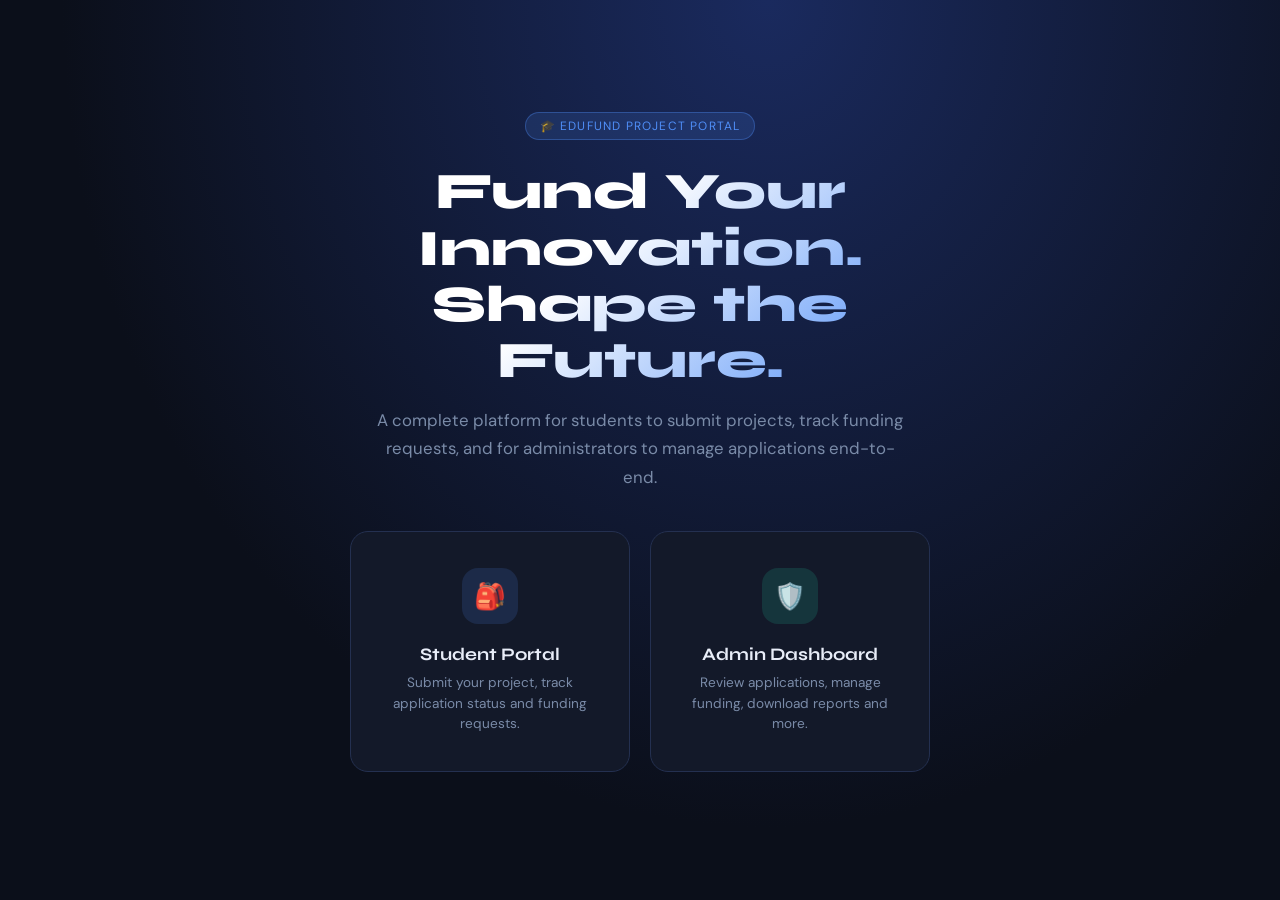
<file: edufund/index.html>
<!DOCTYPE html>
<html lang="en">
<head>
  <meta charset="UTF-8">
  <meta name="viewport" content="width=device-width, initial-scale=1.0">
  <title>EduFund – Student Project Portal</title>
  <link href="https://fonts.googleapis.com/css2?family=Syne:wght@400;600;700;800&family=DM+Sans:ital,wght@0,300;0,400;0,500;1,300&display=swap" rel="stylesheet">
  <link rel="stylesheet" href="css/style.css">
</head>
<body>

  <!-- ============ SCREEN: LANDING ============ -->
  <div id="screen-landing" class="screen active">
    <div class="landing-hero">
      <div class="landing-badge">🎓 EduFund Project Portal</div>
      <h1>Fund Your Innovation.<br>Shape the Future.</h1>
      <p>A complete platform for students to submit projects, track funding requests, and for administrators to manage applications end-to-end.</p>
    </div>
    <div class="auth-cards">
      <div class="auth-card" onclick="showAuth('student')">
        <div class="icon" style="background:rgba(79,142,247,.15)">🎒</div>
        <h3>Student Portal</h3>
        <p>Submit your project, track application status and funding requests.</p>
      </div>
      <div class="auth-card" onclick="showAuth('admin')">
        <div class="icon" style="background:rgba(34,211,165,.15)">🛡️</div>
        <h3>Admin Dashboard</h3>
        <p>Review applications, manage funding, download reports and more.</p>
      </div>
    </div>
  </div>

  <!-- ============ SCREEN: AUTH ============ -->
  <div id="screen-auth" class="screen">
    <div class="auth-box">
      <span class="back-link" onclick="showScreen('screen-landing')">← Back</span>
      <h2 id="auth-title">Student Login</h2>
      <p class="sub" id="auth-sub">Access your project portal</p>
      <div class="form-group">
        <label>Email Address</label>
        <input type="email" id="auth-email" placeholder="you@university.edu" value="student@edufund.com">
      </div>
      <div class="form-group">
        <label>Password</label>
        <input type="password" id="auth-password" placeholder="••••••••" value="password">
      </div>
      <button class="btn btn-primary btn-full" onclick="doLogin()">Sign In →</button>
      <p style="text-align:center;margin-top:16px;font-size:.82rem;color:var(--muted)">
        New student? <span style="color:var(--accent);cursor:pointer" onclick="showRegister()">Create account</span>
      </p>
    </div>
  </div>

  <!-- ============ SCREEN: REGISTER ============ -->
  <div id="screen-register" class="screen">
    <div style="display:flex;justify-content:center;align-items:center;min-height:100vh;padding:24px;">
      <div class="auth-box" style="width:500px">
        <span class="back-link" onclick="showScreen('screen-auth')">← Back to Login</span>
        <h2>Create Student Account</h2>
        <p class="sub">Join EduFund and submit your project</p>
        <div class="step-indicator" id="reg-steps">
          <div class="step active" id="rs1"></div>
          <div class="step" id="rs2"></div>
          <div class="step" id="rs3"></div>
        </div>
        <div id="reg-step1">
          <div class="form-group"><label>Full Name</label><input id="r-name" placeholder="Jane Doe"></div>
          <div class="form-group"><label>University / Institution</label><input id="r-uni" placeholder="University of Technology"></div>
          <div class="form-group"><label>Student ID</label><input id="r-sid" placeholder="STU-2024-001"></div>
          <button class="btn btn-primary btn-full" onclick="regNext(2)">Continue →</button>
        </div>
        <div id="reg-step2" style="display:none">
          <div class="form-group"><label>Email</label><input id="r-email" placeholder="you@university.edu"></div>
          <div class="form-group"><label>Department / Faculty</label>
            <select id="r-dept">
              <option>Select department</option>
              <option>Engineering</option><option>Science</option>
              <option>Business</option><option>Arts & Humanities</option>
              <option>Medicine</option><option>Law</option>
            </select>
          </div>
          <div class="form-group"><label>Academic Year</label>
            <select id="r-year">
              <option>Select year</option>
              <option>Year 1</option><option>Year 2</option><option>Year 3</option>
              <option>Year 4</option><option>Postgraduate</option>
            </select>
          </div>
          <button class="btn btn-primary btn-full" onclick="regNext(3)">Continue →</button>
        </div>
        <div id="reg-step3" style="display:none">
          <div class="form-group"><label>Password</label><input type="password" id="r-pass" placeholder="••••••••"></div>
          <div class="form-group"><label>Confirm Password</label><input type="password" id="r-pass2" placeholder="••••••••"></div>
          <button class="btn btn-success btn-full" onclick="doRegister()">🎉 Create Account</button>
        </div>
      </div>
    </div>
  </div>

  <!-- ============ SCREEN: STUDENT APP ============ -->
  <div id="screen-student" class="screen">
    <div class="app-layout">
      <div class="sidebar">
        <div class="sidebar-logo">
          <span>EduFund</span>
          <small>Student Portal</small>
        </div>
        <nav class="sidebar-nav">
          <div class="nav-item active" onclick="studentTab('dashboard',this)"><span class="ni">📊</span><span>Dashboard</span></div>
          <div class="nav-item" onclick="studentTab('apply',this)"><span class="ni">✏️</span><span>New Application</span></div>
          <div class="nav-item" onclick="studentTab('myapps',this)"><span class="ni">📁</span><span>My Applications</span></div>
          <div class="nav-item" onclick="studentTab('funding',this)"><span class="ni">💰</span><span>Funding</span></div>
          <div class="nav-item" onclick="studentTab('chat',this)"><span class="ni">💬</span><span>AI Assistant</span></div>
        </nav>
        <div class="sidebar-user">
          <div class="user-avatar" id="s-avatar">JS</div>
          <div class="user-info">
            <strong id="s-uname">Jane Student</strong>
            <small>Student</small>
          </div>
          <span class="logout-btn" onclick="doLogout()" title="Logout">⏏</span>
        </div>
      </div>

      <div class="main-content">
        <!-- STUDENT DASHBOARD -->
        <div class="tab-page active" id="s-tab-dashboard">
          <div class="page-header">
            <div><h2>My Dashboard</h2><p>Overview of your project applications and funding status.</p></div>
          </div>
          <div class="content-body">
            <div class="stats-grid">
              <div class="stat-card"><div class="label">Applications</div><div class="value" id="s-stat-total">0</div><div class="change">↑ 1 this month</div></div>
              <div class="stat-card"><div class="label">Approved</div><div class="value" style="color:var(--accent2)" id="s-stat-approved">0</div><div class="change">Latest: TechSeed AI</div></div>
              <div class="stat-card"><div class="label">Pending Review</div><div class="value" style="color:var(--warn)" id="s-stat-pending">0</div><div class="change">Awaiting admin review</div></div>
              <div class="stat-card"><div class="label">Total Requested</div><div class="value" style="color:var(--accent)" id="s-stat-amount">$0</div><div class="change">Across all projects</div></div>
            </div>
            <h3 style="margin-bottom:16px;font-size:1rem;color:var(--muted);text-transform:uppercase;letter-spacing:.06em">Recent Applications</h3>
            <div class="table-wrap">
              <table>
                <thead><tr><th>Project</th><th>Category</th><th>Amount</th><th>Status</th><th>Date</th></tr></thead>
                <tbody id="s-recent-apps"></tbody>
              </table>
            </div>
          </div>
        </div>

        <!-- NEW APPLICATION -->
        <div class="tab-page" id="s-tab-apply">
          <div class="page-header"><div><h2>Submit New Application</h2><p>Fill in the details of your project to apply for funding.</p></div></div>
          <div class="content-body">
            <div class="auth-box" style="width:100%;max-width:640px;margin:0">
              <div class="form-group"><label>Project Title</label><input id="app-title" placeholder="e.g., Solar-Powered Water Purifier"></div>
              <div style="display:grid;grid-template-columns:1fr 1fr;gap:16px">
                <div class="form-group"><label>Category</label>
                  <select id="app-cat">
                    <option>Technology</option><option>Environment</option>
                    <option>Health</option><option>Education</option>
                    <option>Social Impact</option><option>Arts</option>
                  </select>
                </div>
                <div class="form-group"><label>Funding Requested ($)</label><input id="app-amount" type="number" placeholder="5000" min="100"></div>
              </div>
              <div class="form-group"><label>Project Description</label><textarea id="app-desc" placeholder="Describe your project, its goals and expected impact..."></textarea></div>
              <div class="form-group"><label>Timeline</label>
                <select id="app-timeline">
                  <option>3 months</option><option>6 months</option><option>12 months</option>
                  <option>18 months</option><option>24 months</option>
                </select>
              </div>
              <div class="form-group"><label>Team Members (comma separated)</label><input id="app-team" placeholder="Jane Doe, John Smith"></div>
              <div class="form-group"><label>Expected Outcomes</label><textarea id="app-outcomes" placeholder="What will you deliver at the end of this project?"></textarea></div>
              <button class="btn btn-primary" onclick="submitApplication()">Submit Application →</button>
            </div>
          </div>
        </div>

        <!-- MY APPLICATIONS -->
        <div class="tab-page" id="s-tab-myapps">
          <div class="page-header"><div><h2>My Applications</h2><p>Track the status of all your submitted projects.</p></div></div>
          <div class="content-body">
            <div class="table-wrap">
              <div class="table-toolbar">
                <input class="search-input" placeholder="🔍 Search applications..." oninput="filterStudentApps(this.value)">
              </div>
              <table>
                <thead><tr><th>Project</th><th>Category</th><th>Amount</th><th>Status</th><th>Submitted</th><th>Actions</th></tr></thead>
                <tbody id="s-apps-table"></tbody>
              </table>
            </div>
          </div>
        </div>

        <!-- FUNDING -->
        <div class="tab-page" id="s-tab-funding">
          <div class="page-header"><div><h2>Funding Overview</h2><p>Track your requested and approved funding amounts.</p></div></div>
          <div class="content-body">
            <div class="stats-grid" style="grid-template-columns:repeat(3,1fr)">
              <div class="stat-card"><div class="label">Total Requested</div><div class="value" id="sf-req">$0</div></div>
              <div class="stat-card"><div class="label">Total Approved</div><div class="value" style="color:var(--accent2)" id="sf-app">$0</div></div>
              <div class="stat-card"><div class="label">Pending Decision</div><div class="value" style="color:var(--warn)" id="sf-pend">$0</div></div>
            </div>
            <div class="table-wrap" style="margin-top:0">
              <table>
                <thead><tr><th>Project</th><th>Requested</th><th>Status</th><th>Notes</th></tr></thead>
                <tbody id="sf-table"></tbody>
              </table>
            </div>
          </div>
        </div>

        <!-- STUDENT CHATBOT -->
        <div class="tab-page" id="s-tab-chat">
          <div class="page-header"><div><h2>AI Assistant</h2><p>Get help with your application, funding questions, or project advice.</p></div></div>
          <div class="content-body">
            <div class="chat-container">
              <div class="chat-header">
                <div class="bot-avatar">🤖</div>
                <div class="chat-header-info">
                  <strong>EduFund Assistant</strong>
                  <div><span class="online-dot"></span><small>Online & ready to help</small></div>
                </div>
              </div>
              <div class="chat-messages" id="chat-messages">
                <div class="msg bot">
                  <div class="msg-bubble">👋 Hi there! I'm EduFund's AI assistant. I can help you with:<br><br>• How to submit an application<br>• Understanding funding categories<br>• Checking application status<br>• Project advice & tips<br><br>What would you like to know?</div>
                  <div class="msg-time">Just now</div>
                </div>
              </div>
              <div class="pill-row" style="padding:0 20px 12px">
                <div class="pill" onclick="quickChat('How do I apply for funding?')">How to apply?</div>
                <div class="pill" onclick="quickChat('What is the maximum funding amount?')">Max funding?</div>
                <div class="pill" onclick="quickChat('How long does review take?')">Review time?</div>
              </div>
              <div class="chat-input-row">
                <input class="chat-input" id="chat-input" placeholder="Ask anything about EduFund..." onkeydown="if(event.key==='Enter')sendChat()">
                <button class="chat-send" onclick="sendChat()">➤</button>
              </div>
            </div>
          </div>
        </div>
      </div>
    </div>
  </div>

  <!-- ============ SCREEN: ADMIN ============ -->
  <div id="screen-admin" class="screen">
    <div class="app-layout">
      <div class="sidebar">
        <div class="sidebar-logo">
          <span>EduFund</span>
          <small>Admin Console</small>
        </div>
        <nav class="sidebar-nav">
          <div class="nav-item active" onclick="adminTab('dashboard',this)"><span class="ni">📊</span><span>Dashboard</span></div>
          <div class="nav-item" onclick="adminTab('applications',this)"><span class="ni">📋</span><span>Applications</span></div>
          <div class="nav-item" onclick="adminTab('amounts',this)"><span class="ni">💰</span><span>Amounts</span></div>
          <div class="nav-item" onclick="adminTab('exports',this)"><span class="ni">📥</span><span>Export CSV</span></div>
          <div class="nav-item" onclick="adminTab('chat',this)"><span class="ni">💬</span><span>AI Assistant</span></div>
        </nav>
        <div class="sidebar-user">
          <div class="user-avatar" style="background:linear-gradient(135deg,#22d3a5,#4f8ef7)">AD</div>
          <div class="user-info"><strong>Admin User</strong><small>Administrator</small></div>
          <span class="logout-btn" onclick="doLogout()" title="Logout">⏏</span>
        </div>
      </div>

      <div class="main-content">
        <!-- ADMIN DASHBOARD -->
        <div class="tab-page active" id="a-tab-dashboard">
          <div class="page-header"><div><h2>Admin Dashboard</h2><p>Real-time overview of all student applications and funding.</p></div></div>
          <div class="content-body">
            <div class="stats-grid">
              <div class="stat-card"><div class="label">Total Applications</div><div class="value" id="a-stat-total">0</div></div>
              <div class="stat-card"><div class="label">Pending Review</div><div class="value" style="color:var(--warn)" id="a-stat-pending">0</div></div>
              <div class="stat-card"><div class="label">Approved</div><div class="value" style="color:var(--accent2)" id="a-stat-approved">0</div></div>
              <div class="stat-card"><div class="label">Total Requested</div><div class="value" style="color:var(--accent)" id="a-stat-amount">$0</div></div>
              <div class="stat-card"><div class="label">Approved Funding</div><div class="value" style="color:var(--accent2)" id="a-stat-approved-amt">$0</div></div>
              <div class="stat-card"><div class="label">Total Students</div><div class="value" id="a-stat-students">0</div></div>
            </div>
            <h3 style="margin:0 0 16px;font-size:1rem;color:var(--muted);text-transform:uppercase;letter-spacing:.06em">Latest Applications</h3>
            <div class="table-wrap">
              <table>
                <thead><tr><th>Student</th><th>Project</th><th>Amount</th><th>Status</th><th>Date</th><th>Actions</th></tr></thead>
                <tbody id="a-recent-apps"></tbody>
              </table>
            </div>
          </div>
        </div>

        <!-- ALL APPLICATIONS -->
        <div class="tab-page" id="a-tab-applications">
          <div class="page-header">
            <div><h2>All Applications</h2><p>Review and manage every submitted project application.</p></div>
            <div style="display:flex;gap:10px;flex-wrap:wrap;align-items:center">
              <select id="a-filter-status" class="search-input" style="width:150px" onchange="renderAdminTable()">
                <option value="">All Statuses</option>
                <option value="pending">Pending</option>
                <option value="review">In Review</option>
                <option value="approved">Approved</option>
                <option value="rejected">Rejected</option>
              </select>
            </div>
          </div>
          <div class="content-body">
            <div class="table-wrap">
              <div class="table-toolbar">
                <input class="search-input" id="a-search" placeholder="🔍 Search by student or project..." oninput="renderAdminTable()">
              </div>
              <table>
                <thead><tr><th>Student</th><th>Project</th><th>Category</th><th>Amount</th><th>Status</th><th>Date</th><th>Actions</th></tr></thead>
                <tbody id="a-apps-table"></tbody>
              </table>
            </div>
          </div>
        </div>

        <!-- AMOUNTS MANAGEMENT -->
        <div class="tab-page" id="a-tab-amounts">
          <div class="page-header"><div><h2>Amount Management</h2><p>Review and adjust funding amounts for each application.</p></div></div>
          <div class="content-body">
            <div class="amount-grid">
              <div class="amount-card">
                <h4>Funding Summary</h4>
                <div class="stats-grid" style="grid-template-columns:1fr 1fr">
                  <div class="stat-card"><div class="label">Requested</div><div class="value" id="am-req" style="font-size:1.4rem">$0</div></div>
                  <div class="stat-card"><div class="label">Approved</div><div class="value" style="color:var(--accent2);font-size:1.4rem" id="am-app">$0</div></div>
                </div>
                <div class="stat-card" style="margin-top:16px"><div class="label">Avg. Requested per Application</div><div class="value" style="font-size:1.3rem" id="am-avg">$0</div></div>
              </div>
              <div class="amount-card">
                <h4>Adjust Approved Amount</h4>
                <div class="form-group"><label>Select Application</label>
                  <select id="am-select" onchange="loadAmountApp()"><option value="">-- Select --</option></select>
                </div>
                <div class="form-group"><label>Requested Amount</label><input id="am-req-disp" disabled style="opacity:.6"></div>
                <div class="form-group"><label>Approved Amount ($)</label><input id="am-approve-input" type="number" placeholder="Enter approved amount"></div>
                <div class="form-group"><label>Note for Student</label><input id="am-note" placeholder="Optional note..."></div>
                <button class="btn btn-success" onclick="saveAmount()">💾 Save Amount</button>
              </div>
            </div>
            <div class="table-wrap" style="margin-top:20px">
              <table>
                <thead><tr><th>Student</th><th>Project</th><th>Requested</th><th>Approved</th><th>Status</th><th>Note</th></tr></thead>
                <tbody id="am-table"></tbody>
              </table>
            </div>
          </div>
        </div>

        <!-- EXPORT CSV -->
        <div class="tab-page" id="a-tab-exports">
          <div class="page-header"><div><h2>Export Data</h2><p>Download applicant data as CSV for reporting and analysis.</p></div></div>
          <div class="content-body">
            <div class="amount-grid">
              <div class="amount-card">
                <h4>Export Options</h4>
                <div class="form-group" style="margin-bottom:16px"><label>Filter by Status</label>
                  <select id="exp-status">
                    <option value="all">All Applications</option>
                    <option value="pending">Pending</option>
                    <option value="approved">Approved</option>
                    <option value="rejected">Rejected</option>
                  </select>
                </div>
                <div class="form-group"><label>Date Range</label>
                  <select id="exp-range">
                    <option value="all">All Time</option>
                    <option value="30">Last 30 days</option>
                    <option value="90">Last 90 days</option>
                  </select>
                </div>
                <button class="btn btn-success" style="margin-top:8px" onclick="exportCSV()">⬇ Download CSV</button>
              </div>
              <div class="amount-card">
                <h4>Export Preview</h4>
                <p style="color:var(--muted);font-size:.85rem;margin-bottom:16px">The CSV will include the following columns:</p>
                <div style="display:flex;flex-direction:column;gap:6px;font-size:.83rem;color:var(--muted)">
                  <span>✓ Student Name &nbsp;&nbsp; ✓ Student ID</span>
                  <span>✓ University &nbsp;&nbsp;&nbsp;&nbsp;&nbsp;&nbsp;&nbsp; ✓ Department</span>
                  <span>✓ Project Title &nbsp;&nbsp;&nbsp;&nbsp; ✓ Category</span>
                  <span>✓ Amount Requested ✓ Amount Approved</span>
                  <span>✓ Status &nbsp;&nbsp;&nbsp;&nbsp;&nbsp;&nbsp;&nbsp;&nbsp;&nbsp;&nbsp;&nbsp; ✓ Submission Date</span>
                  <span>✓ Team Members &nbsp;&nbsp;&nbsp; ✓ Admin Notes</span>
                </div>
                <div style="margin-top:16px;padding:10px 14px;background:var(--bg);border-radius:8px;font-size:.8rem;color:var(--muted)" id="exp-preview-count">
                  Ready to export <strong id="ep-count">0</strong> applications.
                </div>
              </div>
            </div>
          </div>
        </div>

        <!-- ADMIN CHAT -->
        <div class="tab-page" id="a-tab-chat">
          <div class="page-header"><div><h2>AI Assistant</h2><p>AI-powered support for managing the portal.</p></div></div>
          <div class="content-body">
            <div class="chat-container">
              <div class="chat-header">
                <div class="bot-avatar">🤖</div>
                <div class="chat-header-info">
                  <strong>EduFund Admin Bot</strong>
                  <div><span class="online-dot"></span><small>Admin mode active</small></div>
                </div>
              </div>
              <div class="chat-messages" id="admin-chat-messages">
                <div class="msg bot">
                  <div class="msg-bubble">👋 Hello Admin! I can help you with:<br><br>• Application statistics<br>• Funding summaries<br>• Exporting data<br>• Review guidelines<br><br>How can I assist you today?</div>
                  <div class="msg-time">Just now</div>
                </div>
              </div>
              <div class="pill-row" style="padding:0 20px 12px">
                <div class="pill" onclick="quickAdminChat('How many pending applications are there?')">Pending count</div>
                <div class="pill" onclick="quickAdminChat('What is the total funding requested?')">Total funding</div>
                <div class="pill" onclick="quickAdminChat('How do I export the applicant list?')">Export help</div>
              </div>
              <div class="chat-input-row">
                <input class="chat-input" id="admin-chat-input" placeholder="Ask about applications, funding, or reports..." onkeydown="if(event.key==='Enter')sendAdminChat()">
                <button class="chat-send" onclick="sendAdminChat()">➤</button>
              </div>
            </div>
          </div>
        </div>
      </div>
    </div>
  </div>

  <!-- MODAL: Application Detail -->
  <div class="modal-overlay" id="modal-app">
    <div class="modal">
      <h3 id="modal-proj-title">Project Details</h3>
      <p class="sub" id="modal-proj-sub">Submitted by —</p>
      <div id="modal-content"></div>
      <div class="modal-actions" id="modal-actions"></div>
    </div>
  </div>

  <!-- TOAST -->
  <div class="toast" id="toast"></div>

  <script src="js/data.js"></script>
  <script src="js/app.js"></script>
</body>
</html>
</file>
<file: edufund/css/style.css>
/* ============================================================
   EduFund – Student Project Portal
   css/style.css
   ============================================================ */

:root {
  --bg: #0b0f1a;
  --surface: #131929;
  --surface2: #1a2236;
  --border: #243050;
  --accent: #4f8ef7;
  --accent2: #22d3a5;
  --warn: #f7a84f;
  --danger: #f75f5f;
  --text: #e8edf8;
  --muted: #7a8ba8;
  --card: #16203a;
  --radius: 12px;
  --transition: 0.22s cubic-bezier(.4,0,.2,1);
}

* { box-sizing: border-box; margin: 0; padding: 0; }

body {
  font-family: 'DM Sans', sans-serif;
  background: var(--bg);
  color: var(--text);
  min-height: 100vh;
  overflow-x: hidden;
}

h1, h2, h3, h4 { font-family: 'Syne', sans-serif; }

/* ---- SCREENS ---- */
.screen { display: none; min-height: 100vh; }
.screen.active { display: flex; flex-direction: column; }

/* ---- LANDING ---- */
#screen-landing {
  background: radial-gradient(ellipse at 60% 0%, #1a2a5e 0%, #0b0f1a 65%);
  align-items: center;
  justify-content: center;
  flex-direction: column;
}

.landing-hero {
  text-align: center;
  padding: 48px 24px 0;
  max-width: 580px;
}

.landing-badge {
  display: inline-block;
  background: rgba(79,142,247,.15);
  border: 1px solid rgba(79,142,247,.35);
  color: var(--accent);
  font-size: 12px;
  letter-spacing: .1em;
  text-transform: uppercase;
  padding: 5px 14px;
  border-radius: 100px;
  margin-bottom: 24px;
}

.landing-hero h1 {
  font-size: clamp(2.2rem, 5vw, 3.2rem);
  font-weight: 800;
  line-height: 1.1;
  margin-bottom: 16px;
  background: linear-gradient(135deg, #fff 40%, #4f8ef7);
  -webkit-background-clip: text;
  -webkit-text-fill-color: transparent;
  background-clip: text;
}

.landing-hero p {
  color: var(--muted);
  font-size: 1.05rem;
  line-height: 1.7;
  margin-bottom: 40px;
}

.auth-cards {
  display: flex;
  gap: 20px;
  flex-wrap: wrap;
  justify-content: center;
  padding: 0 24px 64px;
}

.auth-card {
  background: var(--surface);
  border: 1px solid var(--border);
  border-radius: 18px;
  padding: 36px 32px;
  width: 280px;
  text-align: center;
  cursor: pointer;
  transition: var(--transition);
  position: relative;
  overflow: hidden;
}

.auth-card::before {
  content: '';
  position: absolute;
  inset: 0;
  background: linear-gradient(135deg, rgba(79,142,247,.07), transparent);
  opacity: 0;
  transition: var(--transition);
}

.auth-card:hover {
  border-color: var(--accent);
  transform: translateY(-4px);
  box-shadow: 0 20px 60px rgba(79,142,247,.15);
}

.auth-card:hover::before { opacity: 1; }

.auth-card .icon {
  width: 56px;
  height: 56px;
  border-radius: 16px;
  display: flex;
  align-items: center;
  justify-content: center;
  margin: 0 auto 20px;
  font-size: 1.6rem;
}

.auth-card h3 { font-size: 1.1rem; margin-bottom: 8px; }
.auth-card p { font-size: .85rem; color: var(--muted); line-height: 1.5; }

/* ---- AUTH FORM ---- */
#screen-auth {
  background: radial-gradient(ellipse at 40% 20%, #0e1d42 0%, #0b0f1a 70%);
  justify-content: center;
  align-items: center;
}

.auth-box {
  background: var(--surface);
  border: 1px solid var(--border);
  border-radius: 20px;
  padding: 48px 40px;
  width: 420px;
  max-width: 95vw;
}

.auth-box h2 { font-size: 1.6rem; margin-bottom: 6px; }
.auth-box .sub { color: var(--muted); font-size: .9rem; margin-bottom: 32px; }

/* ---- FORM ELEMENTS ---- */
.form-group { margin-bottom: 18px; }

.form-group label {
  display: block;
  font-size: .82rem;
  color: var(--muted);
  margin-bottom: 7px;
  letter-spacing: .04em;
  text-transform: uppercase;
}

.form-group input,
.form-group select,
.form-group textarea {
  width: 100%;
  background: var(--bg);
  border: 1px solid var(--border);
  border-radius: 10px;
  padding: 11px 14px;
  color: var(--text);
  font-family: inherit;
  font-size: .95rem;
  transition: var(--transition);
  outline: none;
}

.form-group input:focus,
.form-group select:focus,
.form-group textarea:focus {
  border-color: var(--accent);
  box-shadow: 0 0 0 3px rgba(79,142,247,.1);
}

.form-group textarea { resize: vertical; min-height: 90px; }

/* ---- BUTTONS ---- */
.btn {
  display: inline-flex;
  align-items: center;
  gap: 8px;
  padding: 12px 24px;
  border-radius: 10px;
  border: none;
  font-family: 'Syne', sans-serif;
  font-weight: 600;
  font-size: .95rem;
  cursor: pointer;
  transition: var(--transition);
}

.btn-primary { background: var(--accent); color: #fff; }
.btn-primary:hover { background: #3a7ae8; transform: translateY(-1px); box-shadow: 0 8px 24px rgba(79,142,247,.3); }

.btn-secondary { background: var(--surface2); color: var(--text); border: 1px solid var(--border); }
.btn-secondary:hover { background: var(--border); }

.btn-success { background: var(--accent2); color: #0b1a13; }
.btn-success:hover { filter: brightness(1.1); }

.btn-danger { background: var(--danger); color: #fff; }

.btn-sm { padding: 7px 14px; font-size: .82rem; border-radius: 8px; }
.btn-full { width: 100%; justify-content: center; }

.back-link {
  color: var(--muted);
  font-size: .85rem;
  cursor: pointer;
  display: inline-flex;
  align-items: center;
  gap: 6px;
  margin-bottom: 24px;
  transition: color var(--transition);
}
.back-link:hover { color: var(--accent); }

/* ---- MAIN LAYOUT ---- */
.app-layout { display: flex; min-height: 100vh; flex: 1; }

.sidebar {
  width: 240px;
  background: var(--surface);
  border-right: 1px solid var(--border);
  display: flex;
  flex-direction: column;
  flex-shrink: 0;
}

.sidebar-logo {
  padding: 28px 24px 20px;
  border-bottom: 1px solid var(--border);
}

.sidebar-logo span {
  font-family: 'Syne', sans-serif;
  font-weight: 800;
  font-size: 1.25rem;
  color: var(--accent);
}

.sidebar-logo small {
  display: block;
  font-size: .72rem;
  color: var(--muted);
  margin-top: 2px;
}

.sidebar-nav {
  flex: 1;
  padding: 16px 12px;
  display: flex;
  flex-direction: column;
  gap: 4px;
}

.nav-item {
  display: flex;
  align-items: center;
  gap: 12px;
  padding: 10px 14px;
  border-radius: 10px;
  cursor: pointer;
  font-size: .9rem;
  color: var(--muted);
  transition: var(--transition);
}

.nav-item:hover { background: var(--surface2); color: var(--text); }
.nav-item.active { background: rgba(79,142,247,.15); color: var(--accent); }
.nav-item .ni { font-size: 1.1rem; }

.sidebar-user {
  padding: 16px 20px;
  border-top: 1px solid var(--border);
  display: flex;
  align-items: center;
  gap: 12px;
}

.user-avatar {
  width: 36px;
  height: 36px;
  border-radius: 50%;
  background: linear-gradient(135deg, var(--accent), var(--accent2));
  display: flex;
  align-items: center;
  justify-content: center;
  font-weight: 700;
  font-size: .85rem;
  color: #fff;
  flex-shrink: 0;
}

.user-info { flex: 1; min-width: 0; }
.user-info strong { font-size: .85rem; display: block; white-space: nowrap; overflow: hidden; text-overflow: ellipsis; }
.user-info small { color: var(--muted); font-size: .75rem; }

.logout-btn {
  color: var(--muted);
  cursor: pointer;
  font-size: 1rem;
  transition: color var(--transition);
}
.logout-btn:hover { color: var(--danger); }

.main-content { flex: 1; overflow-y: auto; background: var(--bg); }

.page-header {
  padding: 32px 32px 0;
  display: flex;
  align-items: flex-start;
  justify-content: space-between;
  flex-wrap: wrap;
  gap: 16px;
}

.page-header h2 { font-size: 1.7rem; }
.page-header p { color: var(--muted); font-size: .9rem; margin-top: 4px; }

.content-body { padding: 24px 32px 48px; }

/* ---- TAB PAGES ---- */
.tab-page { display: none; }
.tab-page.active { display: block; }

/* ---- STAT CARDS ---- */
.stats-grid {
  display: grid;
  grid-template-columns: repeat(auto-fill, minmax(200px, 1fr));
  gap: 16px;
  margin-bottom: 28px;
}

.stat-card {
  background: var(--card);
  border: 1px solid var(--border);
  border-radius: var(--radius);
  padding: 22px 20px;
}

.stat-card .label {
  font-size: .78rem;
  text-transform: uppercase;
  letter-spacing: .08em;
  color: var(--muted);
  margin-bottom: 10px;
}

.stat-card .value {
  font-family: 'Syne', sans-serif;
  font-size: 2rem;
  font-weight: 700;
}

.stat-card .change { font-size: .78rem; margin-top: 6px; color: var(--accent2); }

/* ---- TABLES ---- */
.table-wrap {
  background: var(--card);
  border: 1px solid var(--border);
  border-radius: var(--radius);
  overflow: hidden;
}

.table-toolbar {
  padding: 16px 20px;
  display: flex;
  align-items: center;
  gap: 12px;
  border-bottom: 1px solid var(--border);
  flex-wrap: wrap;
}

.search-input {
  background: var(--bg);
  border: 1px solid var(--border);
  border-radius: 8px;
  padding: 8px 14px;
  color: var(--text);
  font-family: inherit;
  font-size: .88rem;
  outline: none;
  width: 220px;
  transition: var(--transition);
}
.search-input:focus { border-color: var(--accent); }

table { width: 100%; border-collapse: collapse; }

th {
  padding: 13px 16px;
  text-align: left;
  font-size: .75rem;
  text-transform: uppercase;
  letter-spacing: .08em;
  color: var(--muted);
  border-bottom: 1px solid var(--border);
  background: var(--surface);
}

td {
  padding: 14px 16px;
  font-size: .88rem;
  border-bottom: 1px solid rgba(36,48,80,.5);
  vertical-align: middle;
}

tr:last-child td { border-bottom: none; }
tr:hover td { background: rgba(79,142,247,.04); }

/* ---- BADGES ---- */
.badge {
  display: inline-flex;
  align-items: center;
  gap: 5px;
  padding: 3px 10px;
  border-radius: 100px;
  font-size: .75rem;
  font-weight: 500;
}

.badge-pending  { background: rgba(247,168,79,.15);  color: var(--warn);    }
.badge-approved { background: rgba(34,211,165,.15);  color: var(--accent2); }
.badge-rejected { background: rgba(247,95,95,.15);   color: var(--danger);  }
.badge-review   { background: rgba(79,142,247,.15);  color: var(--accent);  }

/* ---- CHATBOT ---- */
.chat-container {
  max-width: 720px;
  margin: 0 auto;
  background: var(--card);
  border: 1px solid var(--border);
  border-radius: 18px;
  overflow: hidden;
  display: flex;
  flex-direction: column;
  height: 520px;
}

.chat-header {
  padding: 18px 24px;
  border-bottom: 1px solid var(--border);
  display: flex;
  align-items: center;
  gap: 14px;
}

.bot-avatar {
  width: 40px;
  height: 40px;
  border-radius: 50%;
  background: linear-gradient(135deg, var(--accent), var(--accent2));
  display: flex;
  align-items: center;
  justify-content: center;
  font-size: 1.1rem;
  flex-shrink: 0;
}

.chat-header-info strong { font-size: .95rem; }
.chat-header-info small { color: var(--accent2); font-size: .78rem; }

.online-dot {
  display: inline-block;
  width: 8px;
  height: 8px;
  border-radius: 50%;
  background: var(--accent2);
  margin-right: 4px;
}

.chat-messages {
  flex: 1;
  overflow-y: auto;
  padding: 20px;
  display: flex;
  flex-direction: column;
  gap: 14px;
}

.chat-messages::-webkit-scrollbar { width: 4px; }
.chat-messages::-webkit-scrollbar-thumb { background: var(--border); border-radius: 4px; }

.msg {
  max-width: 82%;
  display: flex;
  flex-direction: column;
  gap: 4px;
}
.msg.user { align-self: flex-end; align-items: flex-end; }
.msg.bot  { align-self: flex-start; align-items: flex-start; }

.msg-bubble {
  padding: 11px 16px;
  border-radius: 16px;
  font-size: .9rem;
  line-height: 1.55;
}

.msg.user .msg-bubble { background: var(--accent); color: #fff; border-bottom-right-radius: 4px; }
.msg.bot  .msg-bubble { background: var(--surface2); color: var(--text); border-bottom-left-radius: 4px; }
.msg-time { font-size: .72rem; color: var(--muted); }

.typing-bubble {
  display: flex;
  gap: 5px;
  padding: 14px 18px;
  background: var(--surface2);
  border-radius: 16px;
  border-bottom-left-radius: 4px;
  align-items: center;
}

.typing-dot {
  width: 7px;
  height: 7px;
  border-radius: 50%;
  background: var(--muted);
  animation: typingBounce 1.2s infinite ease-in-out;
}
.typing-dot:nth-child(2) { animation-delay: .2s; }
.typing-dot:nth-child(3) { animation-delay: .4s; }

@keyframes typingBounce {
  0%, 60%, 100% { transform: translateY(0); }
  30% { transform: translateY(-6px); }
}

.chat-input-row {
  padding: 14px 20px;
  border-top: 1px solid var(--border);
  display: flex;
  gap: 10px;
}

.chat-input {
  flex: 1;
  background: var(--bg);
  border: 1px solid var(--border);
  border-radius: 10px;
  padding: 11px 16px;
  color: var(--text);
  font-family: inherit;
  font-size: .9rem;
  outline: none;
  transition: var(--transition);
}
.chat-input:focus { border-color: var(--accent); }

.chat-send {
  background: var(--accent);
  border: none;
  border-radius: 10px;
  padding: 11px 18px;
  color: #fff;
  cursor: pointer;
  font-size: 1rem;
  transition: var(--transition);
}
.chat-send:hover { background: #3a7ae8; }

/* ---- AMOUNT MANAGEMENT ---- */
.amount-grid { display: grid; grid-template-columns: 1fr 1fr; gap: 20px; }

.amount-card {
  background: var(--card);
  border: 1px solid var(--border);
  border-radius: var(--radius);
  padding: 24px;
}

.amount-card h4 {
  color: var(--muted);
  text-transform: uppercase;
  letter-spacing: .07em;
  font-size: .78rem;
  margin-bottom: 18px;
}

/* ---- MODAL ---- */
.modal-overlay {
  position: fixed;
  inset: 0;
  background: rgba(0,0,0,.65);
  backdrop-filter: blur(4px);
  z-index: 100;
  display: none;
  align-items: center;
  justify-content: center;
}
.modal-overlay.open { display: flex; }

.modal {
  background: var(--surface);
  border: 1px solid var(--border);
  border-radius: 20px;
  padding: 40px;
  width: 540px;
  max-width: 95vw;
  max-height: 90vh;
  overflow-y: auto;
}

.modal h3 { font-size: 1.3rem; margin-bottom: 6px; }
.modal .sub { color: var(--muted); font-size: .85rem; margin-bottom: 28px; }

.modal-actions {
  display: flex;
  gap: 12px;
  justify-content: flex-end;
  margin-top: 28px;
}

/* ---- TOAST ---- */
.toast {
  position: fixed;
  bottom: 28px;
  right: 28px;
  background: var(--surface2);
  border: 1px solid var(--border);
  border-radius: 12px;
  padding: 14px 20px;
  font-size: .88rem;
  z-index: 200;
  transform: translateY(20px);
  opacity: 0;
  transition: all .3s;
  pointer-events: none;
}
.toast.show  { transform: translateY(0); opacity: 1; }
.toast.success { border-color: var(--accent2); }
.toast.error   { border-color: var(--danger); }

/* ---- STEP FORM ---- */
.step-indicator { display: flex; gap: 8px; margin-bottom: 32px; }

.step {
  flex: 1;
  height: 4px;
  border-radius: 4px;
  background: var(--border);
  transition: background .3s;
}
.step.done   { background: var(--accent2); }
.step.active { background: var(--accent); }

/* ---- PILLS ---- */
.pill-row { display: flex; flex-wrap: wrap; gap: 8px; margin-top: 8px; }

.pill {
  padding: 5px 14px;
  border-radius: 100px;
  font-size: .8rem;
  background: rgba(79,142,247,.12);
  color: var(--accent);
  border: 1px solid rgba(79,142,247,.25);
  cursor: pointer;
  transition: var(--transition);
}
.pill:hover { background: rgba(79,142,247,.25); }

/* ---- MISC ---- */
select option { background: var(--surface); }

/* ---- RESPONSIVE ---- */
@media (max-width: 768px) {
  .sidebar { width: 60px; }
  .sidebar-logo span,
  .sidebar-logo small,
  .nav-item span,
  .user-info { display: none; }
  .content-body { padding: 16px; }
  .amount-grid { grid-template-columns: 1fr; }
  .page-header { padding: 20px 16px 0; }
  .stats-grid { grid-template-columns: 1fr 1fr; }
}
</file>
